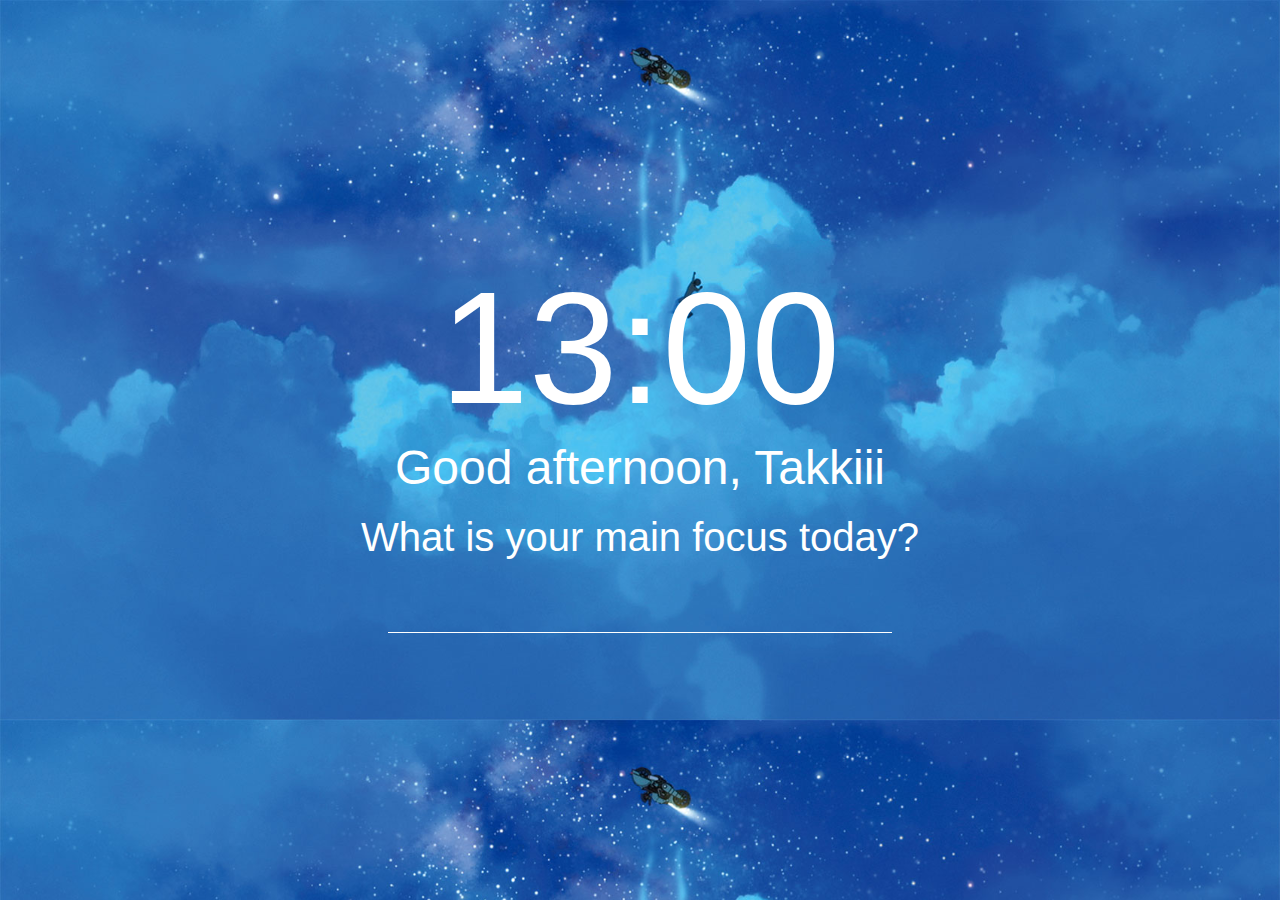
<file: default_momemtum/index.html>
<!DOCTYPE html>
<html>
  <head>
    <meta charset="utf-8">
    <title>Momentum</title>
    <link rel="stylesheet" href="stylesheet.css">
  </head>
  <body>
    <div class='center'>
      <div class='clock-container'>
        <div class='time'>13:00</div>
        <p>Good afternoon, Takkiii</p>
      </div>
      <div class='form-container'>
        <p>What is your main focus today?</p>
        <input>
      </div>
    </div>
  </body>
</html>
</file>
<file: default_momemtum/stylesheet.css>
body {
  margin: 0;
  font-size: 10px;
  font-family: "Helvetica Neue", Helvetica, Arial, sans-serif;
  color: #fff;
  background: url('background.jpg');
  background-size: cover;
}

p {
  margin: 0;
}

.center {
  width: 100%;
  text-align: center;
  padding-top: 20%;
}

.clock-container p {
  font-size: 3rem;
}

.clock-container > .time {
  font-size: 10rem;
  font-weight: 500;
}

.form-container > p {
  font-size: 2.5rem;
  font-weight: 300;
  margin-top: 20px;
}

.form-container > input {
  width: 500px;
  height: 50px;
  margin-top: 20px;
  border-bottom: 1px solid #fff;
  background: content-box;
  border-top: none;
  border-left: none;
  border-right: none;
  font-size: 2rem;
  font-weight: lighter;
  text-align: center;
  color: #fff;
}

.form-container > input:focus {
  outline: 0;
}
</file>
